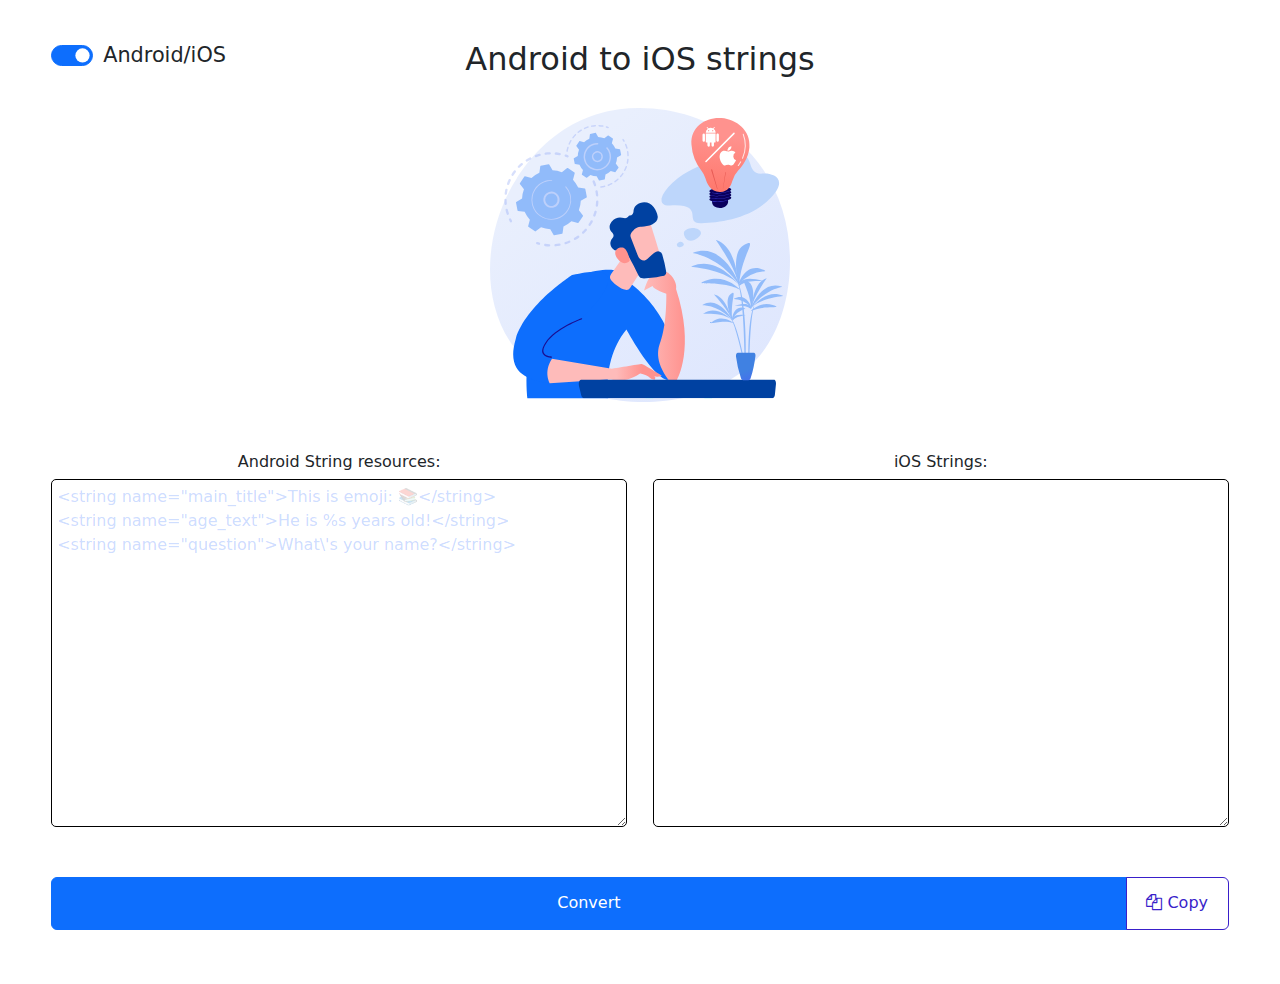
<file: index.html>
<!DOCTYPE html>
<html lang="en">

<head>
    <meta charset="UTF-8">
    <title>Get iOS strings</title>
    <link href="./img/tab_img.svg" rel="icon">
    <link href="https://cdn.jsdelivr.net/npm/bootstrap@5.2.2/dist/css/bootstrap.min.css" rel="stylesheet">
    <link href="./css/main.css" rel="stylesheet">
    <link href="https://cdnjs.cloudflare.com/ajax/libs/font-awesome/4.7.0/css/font-awesome.min.css" rel="stylesheet">
    <script src="https://cdn.jsdelivr.net/npm/bootstrap@5.2.2/dist/js/bootstrap.bundle.min.js"></script>
    <script src="//ajax.googleapis.com/ajax/libs/jquery/3.6.1/jquery.min.js"></script>
</head>

<body>
    <div class="form-check form-switch form-check-lg pull-right"
        style="position: absolute; margin-top: 40px; margin-bottom: 20px; margin-left: 4%;">
        <input class="form-check-input" type="checkbox" role="switch" id="checkbox" checked>
        <label class="form-check-label" for="checkbox">Android/iOS</label>
    </div>
    <div id="outer">
        <div id="inner">
            <div id="alert" class="alert alert-warning" role="alert"
                style="position: absolute; width: 100%; opacity:1; display:none;">
                <strong>Error!</strong> Unable to convert strings.
            </div>
            <h2 id="title">Android to iOS strings</h2>
            <img src="./img/header_img.svg" width="300" height="auto"></img>
            <div class="center" style="display: flex; margin-top: 50px;">
                <div id="input-container">
                    <h6 id="input-label">Android String resources:</h6>
                    <textarea id="input" rows="14"></textarea>
                </div>
                <div style="width: 2%;"></div>
                <div id="output-container">
                    <h6 id="output-label">iOS Strings:</h6>
                    <textarea id="output" rows="14"></textarea>
                </div>
            </div>
            <div id="button-group" class="btn-group" role="group" aria-label="Basic example">
                <button id="convert" type="button" class="btn btn-primary">Convert</button>
                <button id="copy" type="button" class="btn btn-outline-primary"><i class="fa fa-copy"></i> Copy</button>
            </div>
            <button class="btn"></button>
        </div>
    </div>
    <script src="./js/script.js"></script>
</body>

</html>
</file>
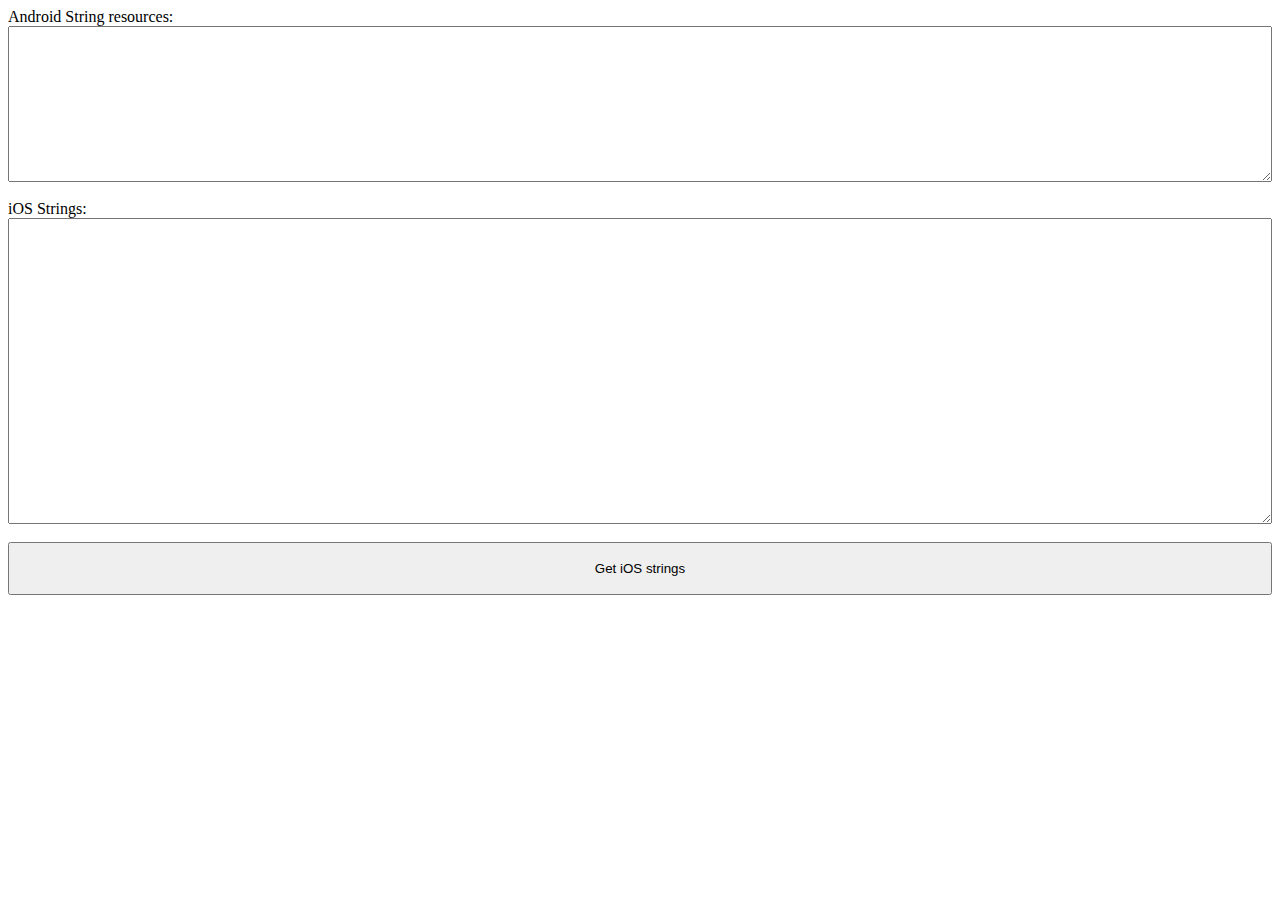
<file: get_strings.html>
<!DOCTYPE html>
<html lang="en">

<head>
    <meta charset="UTF-8">
    <title>Get iOS strings</title>
    <!-- CSS only -->
    <link href="https://cdn.jsdelivr.net/npm/bootstrap@5.2.2/dist/css/bootstrap.min.css" rel="stylesheet"
        integrity="sha384-Zenh87qX5JnK2Jl0vWa8Ck2rdkQ2Bzep5IDxbcnCeuOxjzrPF/et3URy9Bv1WTRi" crossorigin="anonymous">
    <style>
        div {
            display: grid;
        }

        button {
            width: 100%;
            height: 40pt;
        }
    </style>
</head>

<body>
    <!-- JavaScript Bundle with Popper -->
    <script src="https://cdn.jsdelivr.net/npm/bootstrap@5.2.2/dist/js/bootstrap.bundle.min.js"
        integrity="sha384-OERcA2EqjJCMA+/3y+gxIOqMEjwtxJY7qPCqsdltbNJuaOe923+mo//f6V8Qbsw3"
        crossorigin="anonymous"></script>
    <div>
        <div>
            <label>Android String resources:</label>
            <textarea id="input" rows="10"></textarea>
        </div>
        <br>
        <div>
            <label>iOS Strings:</label>
            <textarea id="output" rows="20"></textarea>
        </div>
    </div>
    <br>
    <button type="button" class="btn btn-primary" onclick="getStringsIOS()">Get iOS strings</button>

    <script>
        const input = document.getElementById("input")
        const output = document.getElementById("output")

        function getStringsIOS(e) {
            const parser = new DOMParser()
            const valueWithParent = "<resources>" + input.value + "</resources>"
            const xml = parser.parseFromString(valueWithParent, "text/xml")
            const strings = xml.getElementsByTagName("string")
            let iosStrings = ""
            for (i = 0; i < strings.length; i++) {
                const stringElement = strings[i]
                const name = stringElement.getAttributeNode("name").value
                const value = stringElement.childNodes[0].nodeValue
                iosStrings += "\"" + name + "\" = \"" + value.replace("%s", "%@") + "\""
                if (i < strings.length - 1) {
                    iosStrings += "\n"
                }
            }
            output.value = iosStrings
            output.select();
            output.setSelectionRange(0, 99999);
            navigator.clipboard.writeText(output.value);
        }
    </script>
</body>

</html>
</file>
<file: css/main.css>
div {
    display: grid;
}

#button-group {
    width: 100%;
    height: 40pt;
    margin-top: 50px;
    padding-left: 4%;
    padding-right: 4%;
    margin-bottom: 30px;
}

#convert {
    width: 90%;
}

#copy {
    color: rgb(57, 31, 202);
    background-color: transparent;
    border-color: rgb(57, 31, 202);
}

#outer {
    width: 100%;
    text-align: center;
}

#input::placeholder {
    color: rgba(0, 81, 255, 0.212);
    opacity: 1;
}

#inner {
    display: inline-block;
}

.form-check-lg {
    font-size: 130%;
}

#input-container,
#output-container {
    width: 45%;
    height: 50%;
    float: left;
}

.center {
    display: flex;
    justify-content: center;
}

textarea {
    border-radius: 5px;
    border: 1px solid #000;
    padding: 5px;
}

#title {
    margin-top: 40px;
    margin-bottom: 30px;
}

textarea::-webkit-input-placeholder {
    color: #005eff41;
}
</file>
